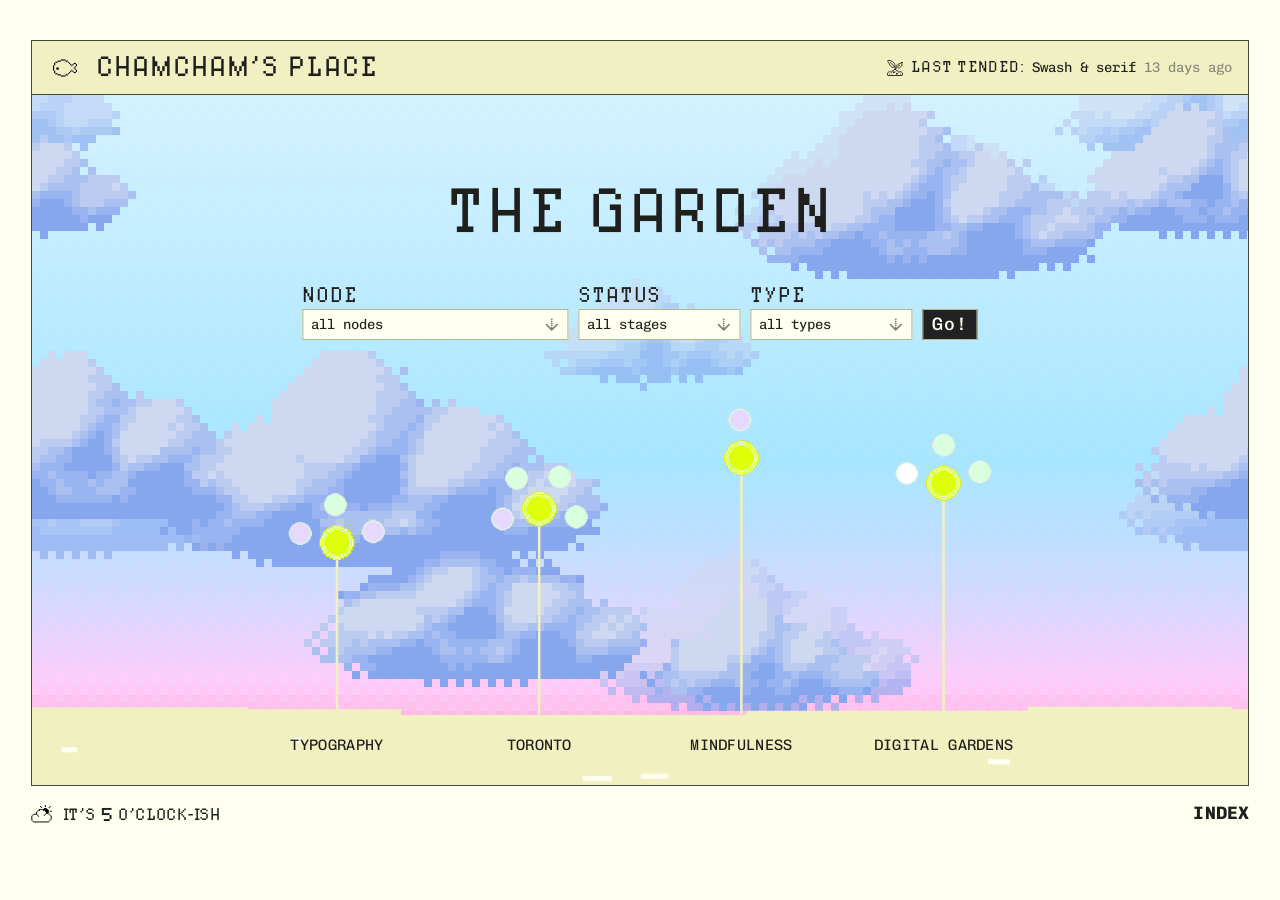
<file: index.html>
<!doctype html>
<html lang="en">
<head>
  <meta charset="utf-8">
  <meta name="viewport" content="width=device-width, initial-scale=1">
  <title>Chamcham’s Place</title>
  <meta name="description" content="A digital garden of seeds, branches and the threads between them.">
  <link rel="preconnect" href="https://fonts.googleapis.com">
  <link rel="preconnect" href="https://fonts.gstatic.com" crossorigin>
  <link href="https://fonts.googleapis.com/css2?family=Chivo:ital,wght@0,300..900;1,300..900&family=Chivo+Mono:ital,wght@0,300..700;1,300..700&display=swap" rel="stylesheet">
  <link rel="preload" href="assets/fonts/hydrophilia-iced.otf" as="font" type="font/otf" crossorigin>
  <link rel="stylesheet" href="assets/css/garden.css">
  <link rel="icon" href="assets/img/favicon.svg" type="image/svg+xml">
</head>
<body class="page-home">
  <div class="shell">
    <section class="frame home-frame">
      <header class="topbar">
        <a class="fish" href="plant/" aria-label="Plant a seed" data-icon="fish"></a>
        <a class="place-name" href="./">Chamcham’s Place</a>
        <p class="tended" id="lastTended"></p>
      </header>

      <div class="stage" id="stage">
        <div class="stage-scroll">
          <div class="stage-canvas">
            <canvas class="sky" id="sky" aria-hidden="true"></canvas>
            <svg id="garden" role="img" aria-labelledby="gardenDesc" preserveAspectRatio="xMidYMax meet">
              <desc id="gardenDesc">Dandelions, one per idea. Each dot around a seed head is an entry that grows from it.</desc>
            </svg>
          </div>
        </div>

        <div class="garden-title">
          <h1>The Garden</h1>
          <form class="filters" id="filters" aria-label="Filter the garden">
            <label class="f-node"><span>Node</span><select name="node"></select></label>
            <label class="f-status"><span>Status</span><select name="status"></select></label>
            <label class="f-type"><span>Type</span><select name="tag"></select></label>
            <button type="submit" class="go">Go!</button>
          </form>
          <p class="filter-note" id="filterNote" aria-live="polite"></p>
        </div>

        <div class="tooltip" id="tooltip" hidden></div>
      </div>
    </section>

    <footer class="clockbar">
      <p class="clock" data-clock></p>
      <a class="index-link" href="garden-index.html">Index</a>
    </footer>
  </div>

  <script type="module" src="assets/js/home.js"></script>
</body>
</html>
</file>
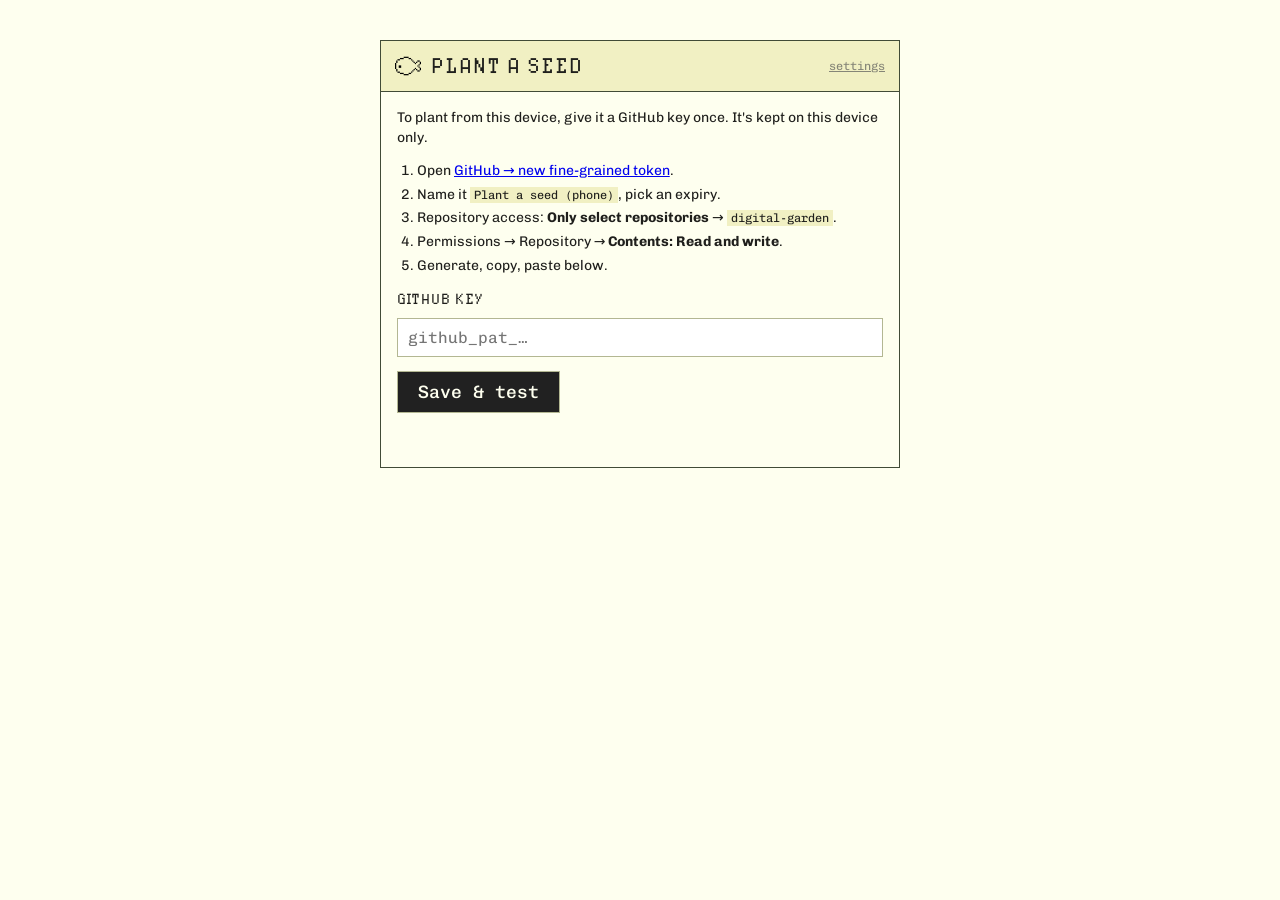
<file: plant/index.html>
<!doctype html>
<html lang="en">
<head>
  <meta charset="utf-8">
  <meta name="viewport" content="width=device-width, initial-scale=1, viewport-fit=cover">
  <meta name="robots" content="noindex">
  <title>Plant a seed</title>
  <meta name="apple-mobile-web-app-capable" content="yes">
  <meta name="apple-mobile-web-app-title" content="Plant">
  <meta name="theme-color" content="#f1f0c3">
  <link rel="apple-touch-icon" href="../chrome-extension/icons/icon-128.png">
  <link rel="icon" href="../assets/img/favicon.svg" type="image/svg+xml">
  <link rel="stylesheet" href="https://fonts.googleapis.com/css2?family=Chivo:wght@400;500;700&family=Chivo+Mono:wght@400;500;700&display=swap">
  <!-- Same look as the Chrome extension: one stylesheet for both. -->
  <link rel="stylesheet" href="../chrome-extension/popup.css">
  <link rel="stylesheet" href="plant.css">
</head>
<body>
  <header class="bar">
    <a href="../" class="home" aria-label="Back to the garden"><img src="../chrome-extension/icons/fish.svg" alt="" class="fish"></a>
    <h1>Plant a seed</h1>
    <button type="button" class="settings link-btn" id="openSettings">settings</button>
  </header>

  <!-- One-time setup: the GitHub key, kept on this device only. -->
  <form id="setup" hidden autocomplete="off">
    <p>To plant from this device, give it a GitHub key once. It's kept on this device only.</p>
    <ol>
      <li>Open <a href="https://github.com/settings/personal-access-tokens/new" target="_blank" rel="noopener">GitHub → new fine-grained token</a>.</li>
      <li>Name it <code>Plant a seed (phone)</code>, pick an expiry.</li>
      <li>Repository access: <b>Only select repositories</b> → <code>digital-garden</code>.</li>
      <li>Permissions → Repository → <b>Contents: Read and write</b>.</li>
      <li>Generate, copy, paste below.</li>
    </ol>
    <label class="field">
      <span>GitHub key</span>
      <input name="token" type="password" placeholder="github_pat_…" spellcheck="false" autocapitalize="off">
    </label>
    <button type="submit" class="go">Save &amp; test</button>
    <p class="status" id="setupStatus" aria-live="polite"></p>
  </form>

  <form id="seed" autocomplete="off" hidden>
    <label class="field">
      <span>Title</span>
      <input name="title" required enterkeyhint="next">
    </label>

    <div class="field">
      <span>Photos</span>
      <div class="photo-buttons">
        <label class="ghost"><input type="file" accept="image/*" capture="environment" id="camera"> Take a photo</label>
        <label class="ghost"><input type="file" accept="image/*" multiple id="library"> Choose photos</label>
      </div>
      <ul class="thumbs" id="thumbs"></ul>
    </div>

    <label class="field">
      <span>Link</span>
      <input name="url" type="url" inputmode="url" placeholder="https:// (optional)" autocapitalize="off">
    </label>

    <label class="field">
      <span>Note</span>
      <textarea name="body" rows="4" placeholder="Why this? What does it connect to?"></textarea>
    </label>

    <div class="pair">
      <label class="field">
        <span>Dandelion</span>
        <select name="node"></select>
      </label>
      <label class="field">
        <span>Branch</span>
        <select name="branch"></select>
      </label>
    </div>

    <fieldset class="field">
      <legend>Stage</legend>
      <div class="pills" id="stages"></div>
    </fieldset>

    <fieldset class="field">
      <legend>Type</legend>
      <div class="pills" id="types"></div>
    </fieldset>

    <button type="submit" class="go" id="plant">Plant it!</button>
    <p class="status" id="status" aria-live="polite"></p>
    <p class="cms-link"><a href="../admin/">Edit older entries in the full CMS →</a></p>
  </form>

  <script type="module" src="plant.js"></script>
</body>
</html>
</file>
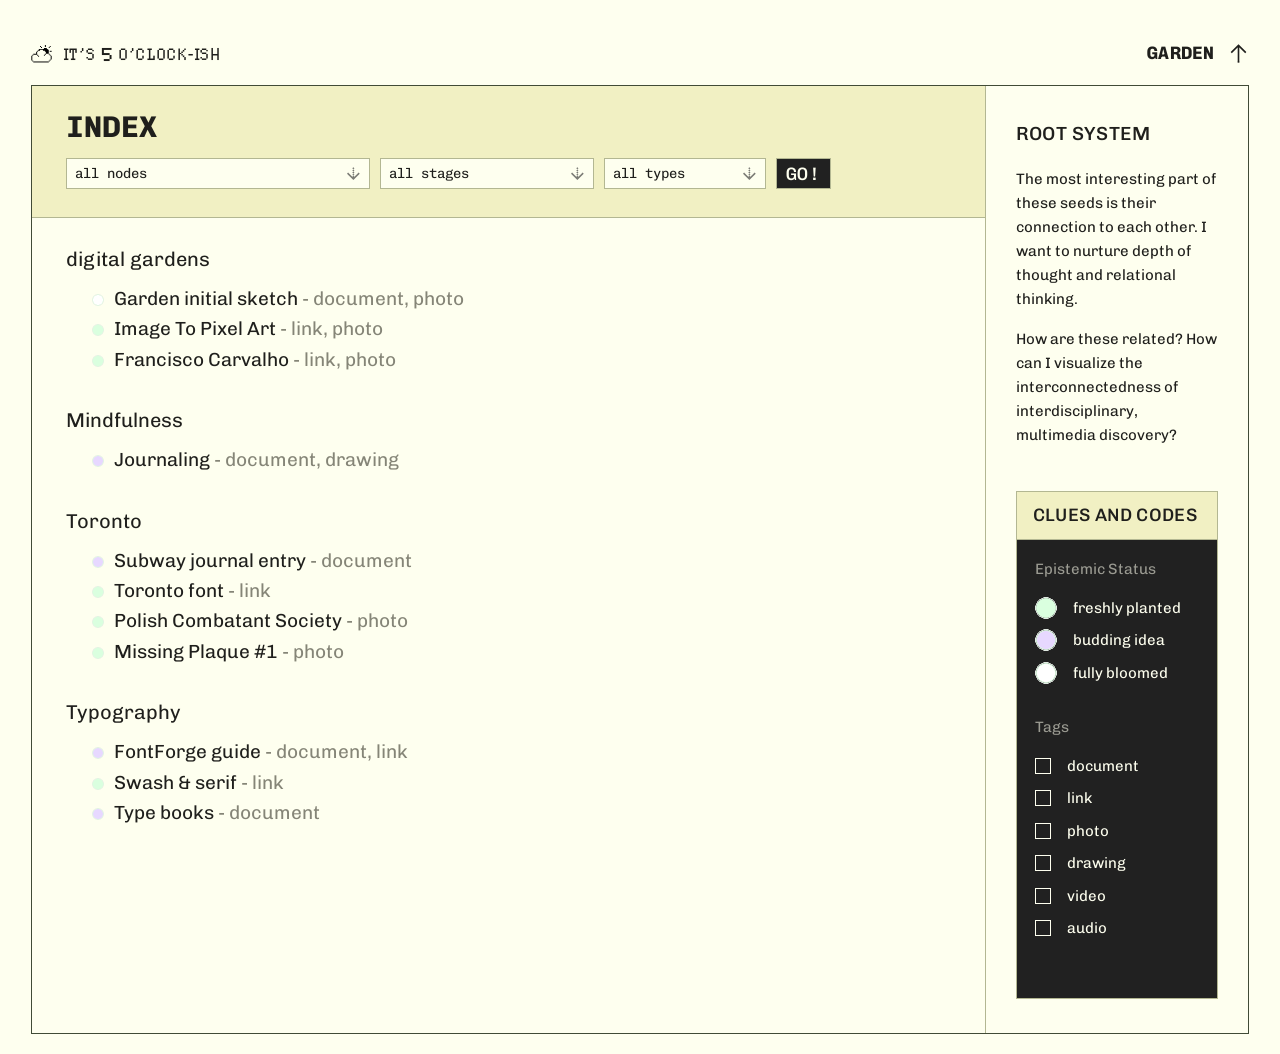
<file: garden-index.html>
<!doctype html>
<html lang="en">
<head>
  <meta charset="utf-8">
  <meta name="viewport" content="width=device-width, initial-scale=1">
  <title>Index · Chamcham’s Place</title>
  <link rel="preconnect" href="https://fonts.googleapis.com">
  <link rel="preconnect" href="https://fonts.gstatic.com" crossorigin>
  <link href="https://fonts.googleapis.com/css2?family=Chivo:ital,wght@0,300..900;1,300..900&family=Chivo+Mono:ital,wght@0,300..700;1,300..700&display=swap" rel="stylesheet">
  <link rel="preload" href="assets/fonts/hydrophilia-iced.otf" as="font" type="font/otf" crossorigin>
  <link rel="stylesheet" href="assets/css/garden.css">
  <link rel="icon" href="assets/img/favicon.svg" type="image/svg+xml">
</head>
<body class="page-index">
  <div class="shell">
    <div class="index-top">
      <p class="clock" data-clock></p>
      <a class="garden-link" href="./">Garden <svg viewBox="0 0 26 26" aria-hidden="true"><path d="M13 24V3M4 12l9-9 9 9"/><path d="M13 24v-2" stroke-dasharray="1 3"/></svg></a>
    </div>

    <section class="frame index-frame">
      <div class="index-main">
        <div class="index-head">
          <h1>INDEX</h1>
          <form class="filters" id="filters" aria-label="Filter the index">
            <label class="f-node"><span>Node</span><select name="node"></select></label>
            <label class="f-status"><span>Status</span><select name="status"></select></label>
            <label class="f-type"><span>Type</span><select name="tag"></select></label>
            <button type="submit" class="go">GO!</button>
          </form>
        </div>
        <div class="index-list pill-scroll" id="indexList" tabindex="0" aria-label="All entries"></div>
      </div>

      <aside class="index-side">
        <h2>Root system</h2>
        <div id="philosophy"></div>

        <section class="clues" aria-labelledby="cluesTitle">
          <h2 id="cluesTitle">Clues and codes</h2>
          <div class="clues-body">
            <h3>Epistemic Status</h3>
            <ul id="statusKey"></ul>
            <h3>Tags</h3>
            <ul id="tagKey"></ul>
          </div>
        </section>
      </aside>
    </section>
  </div>

  <script type="module" src="assets/js/garden-index.js"></script>
</body>
</html>
</file>
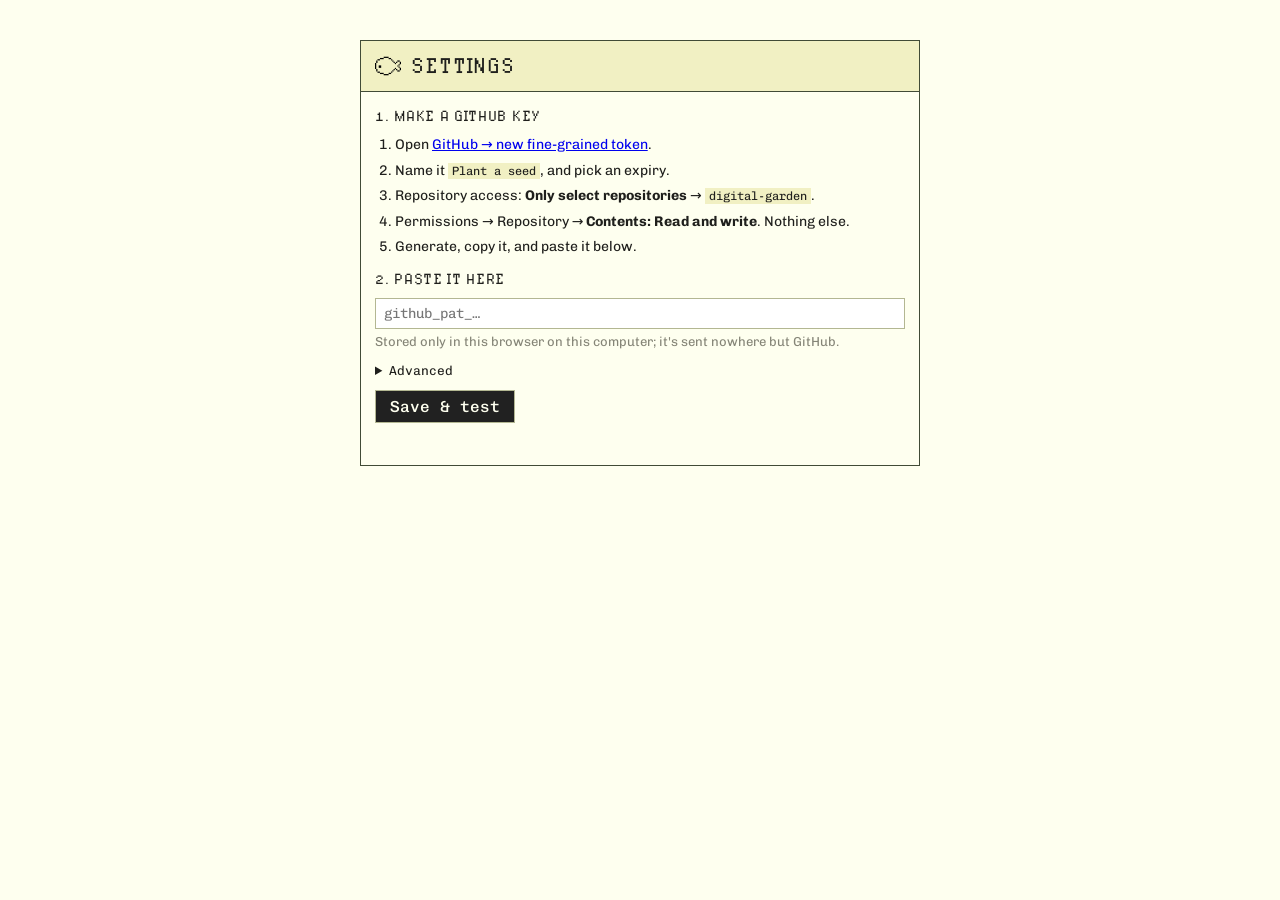
<file: chrome-extension/options.html>
<!doctype html>
<html lang="en">
<head>
  <meta charset="utf-8">
  <meta name="viewport" content="width=device-width, initial-scale=1">
  <title>Plant a seed — settings</title>
  <link rel="stylesheet" href="https://fonts.googleapis.com/css2?family=Chivo:wght@400;500;700&family=Chivo+Mono:wght@400;500;700&display=swap">
  <link rel="stylesheet" href="popup.css">
  <style>
    body { width: auto; max-width: 560px; margin: 40px auto; }
    ol { margin: 0; padding-left: 20px; display: grid; gap: 6px; }
    .hint { margin: 0; font-size: 13px; color: var(--muted); }
    code { font: 12px var(--mono); background: var(--bar); padding: 1px 4px; }
    details summary { cursor: pointer; font: 13px var(--mono); }
    details[open] { display: grid; gap: 12px; }
  </style>
</head>
<body>
  <header class="bar">
    <img src="icons/fish.svg" alt="" class="fish">
    <h1>Settings</h1>
  </header>

  <form id="settings">
    <section class="field">
      <span>1. Make a GitHub key</span>
      <ol>
        <li>Open <a href="https://github.com/settings/personal-access-tokens/new" target="_blank" rel="noopener">GitHub → new fine-grained token</a>.</li>
        <li>Name it <code>Plant a seed</code>, and pick an expiry.</li>
        <li>Repository access: <b>Only select repositories</b> → <code>digital-garden</code>.</li>
        <li>Permissions → Repository → <b>Contents: Read and write</b>. Nothing else.</li>
        <li>Generate, copy it, and paste it below.</li>
      </ol>
    </section>

    <label class="field">
      <span>2. Paste it here</span>
      <input name="token" type="password" placeholder="github_pat_…" spellcheck="false">
      <p class="hint">Stored only in this browser on this computer; it's sent nowhere but GitHub.</p>
    </label>

    <details>
      <summary>Advanced</summary>
      <label class="field"><span>Repository</span><input name="repo" spellcheck="false"></label>
      <label class="field"><span>Branch</span><input name="branch" spellcheck="false"></label>
      <label class="field"><span>Garden site</span><input name="site" spellcheck="false"></label>
    </details>

    <button type="submit" class="go">Save &amp; test</button>
    <p class="status" id="status" aria-live="polite"></p>
  </form>

  <script type="module" src="options.js"></script>
</body>
</html>
</file>
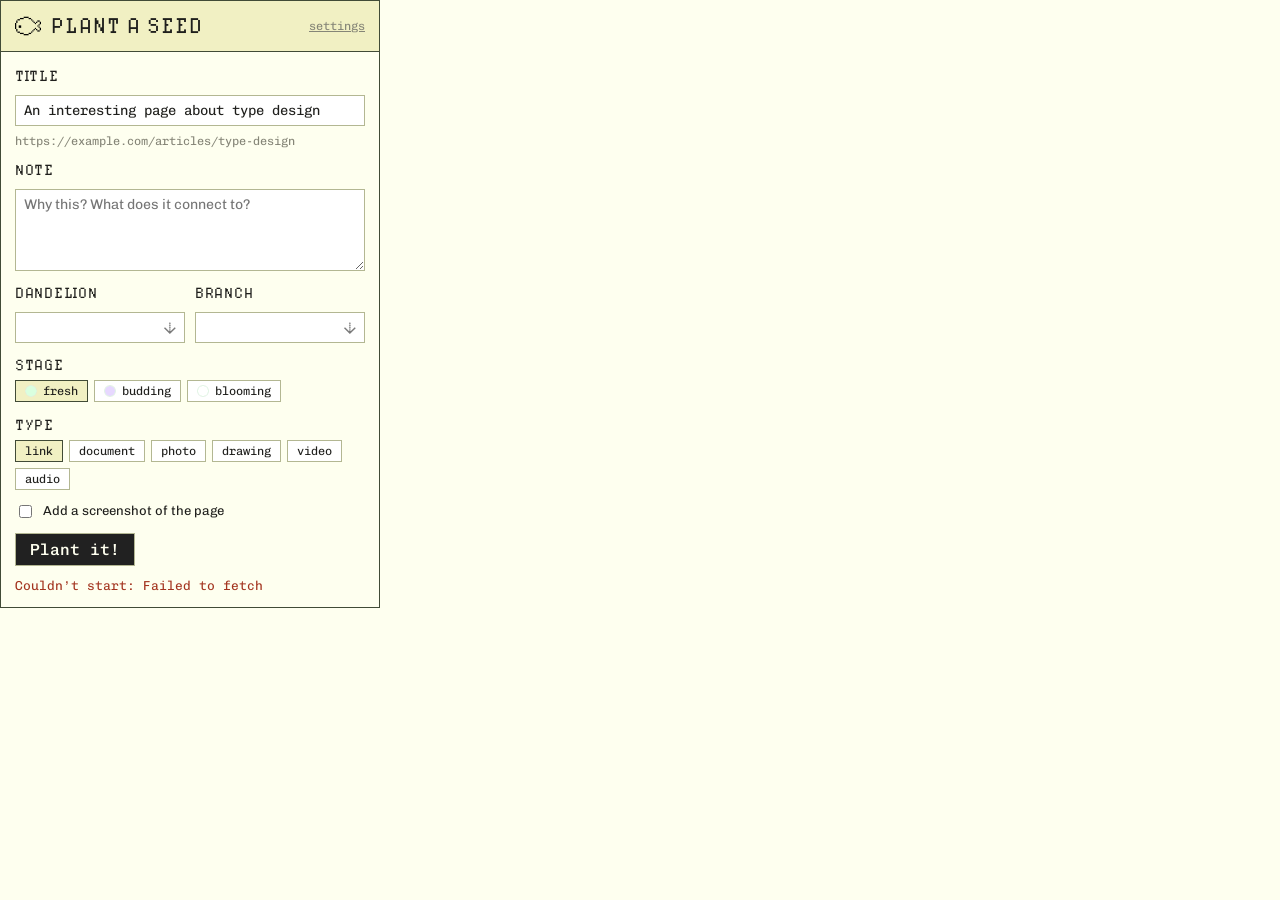
<file: chrome-extension/popup.html>
<!doctype html>
<html lang="en">
<head>
  <meta charset="utf-8">
  <meta name="viewport" content="width=device-width, initial-scale=1">
  <title>Plant a seed</title>
  <link rel="stylesheet" href="https://fonts.googleapis.com/css2?family=Chivo:wght@400;500;700&family=Chivo+Mono:wght@400;500;700&display=swap">
  <link rel="stylesheet" href="popup.css">
</head>
<body>
  <header class="bar">
    <img src="icons/fish.svg" alt="" class="fish">
    <h1>Plant a seed</h1>
    <a href="options.html" target="_blank" class="settings" title="Settings">settings</a>
  </header>

  <div class="setup" id="setup" hidden>
    <p>Connect the extension to your garden first: it needs a GitHub key so it can save entries.</p>
    <a class="button" href="options.html" target="_blank">Open settings</a>
  </div>

  <form id="seed" autocomplete="off" hidden>
    <label class="field">
      <span>Title</span>
      <input name="title" required>
    </label>

    <p class="link" id="link"></p>

    <label class="field">
      <span>Note</span>
      <textarea name="body" rows="4" placeholder="Why this? What does it connect to?"></textarea>
    </label>

    <div class="pair">
      <label class="field">
        <span>Dandelion</span>
        <select name="node"></select>
      </label>
      <label class="field">
        <span>Branch</span>
        <select name="branch"></select>
      </label>
    </div>

    <fieldset class="field">
      <legend>Stage</legend>
      <div class="pills" id="stages"></div>
    </fieldset>

    <fieldset class="field">
      <legend>Type</legend>
      <div class="pills" id="types"></div>
    </fieldset>

    <label class="check"><input type="checkbox" name="screenshot"> Add a screenshot of the page</label>

    <button type="submit" class="go" id="plant">Plant it!</button>
    <p class="status" id="status" aria-live="polite"></p>
  </form>

  <script type="module" src="popup.js"></script>
</body>
</html>
</file>
<file: assets/css/garden.css>
/* ---------- fonts ---------- */
@font-face {
  font-family: 'Hydrophilia Iced';
  src: url('../fonts/hydrophilia-iced.otf') format('opentype');
  font-display: swap;
}

/* ---------- tokens (sampled from the Figma mockups) ---------- */
:root {
  --page: #feffef;
  --bar: #f1f0c3;
  --ground: #f1f0c0;
  --line: #414B36;
  --rule: #b3b792;
  --ink: #1f1f1c;
  --muted: #858577;
  --dark: #212121;
  --head: #deff08;
  --head-ring: #f3ffa8;
  --fresh: #daffdf;
  --budding: #e7d8ff;
  --bloomed: #ffffff;
  --viewer: #353812;
  --viewer-dot: #5b5e3f;
  --scroll: #e4e099;

  --pixel: 'Hydrophilia Iced', 'Chivo Mono', ui-monospace, monospace;
  --sans: 'Chivo', system-ui, sans-serif;
  --mono: 'Chivo Mono', ui-monospace, monospace;

  /* Height of the main viewer on the garden and entry pages (kept identical). */
  --viewer-h: max(640px, calc(100vh - 210px));

  color-scheme: light;
}

/* ---------- base ---------- */
*, *::before, *::after { box-sizing: border-box; }
html { background: var(--page); }
body {
  margin: 0;
  background: var(--page);
  color: var(--ink);
  font-family: var(--sans);
  font-size: 16px;
  line-height: 1.5;
  -webkit-font-smoothing: antialiased;
}
a { color: inherit; text-underline-offset: 0.2em; }
:focus-visible { outline: 2px solid var(--ink); outline-offset: 2px; }
[hidden] { display: none !important; }
.link-btn { background: none; border: 0; padding: 0; font: inherit; color: inherit; cursor: pointer; text-decoration: underline; text-underline-offset: 0.2em; }
.muted { color: var(--muted); }

/* Pixel scrollbar: the little yellow pill from the mockups */
.pill-scroll { scrollbar-width: thin; scrollbar-color: var(--scroll) transparent; }
.pill-scroll::-webkit-scrollbar { width: 14px; }
.pill-scroll::-webkit-scrollbar-track { background: transparent; }
.pill-scroll::-webkit-scrollbar-thumb { background: var(--scroll); border-radius: 99px; border: 4px solid var(--page); }

/* ---------- page shell ---------- */
.shell {
  max-width: 1520px;
  margin: 0 auto;
  padding: 40px clamp(16px, 2.4vw, 36px) 20px;
}
.frame {
  border: 1.5px solid var(--line);
  background: var(--page);
  position: relative;
}

.topbar {
  display: flex;
  align-items: center;
  gap: 14px;
  min-height: 54px;
  padding: 8px 16px;
  background: var(--bar);
  border-bottom: 1.5px solid var(--line);
}
.fish {
  display: inline-flex;
  width: 34px;
  height: 24px;
  color: var(--ink);
  cursor: default; /* it's a secret */
}
.fish img { width: 100%; height: 100%; display: block; object-fit: contain; image-rendering: pixelated; }
.fish:hover img, .fish:focus-visible img { animation: wiggle 0.5s ease-in-out; }
@keyframes wiggle { 25% { transform: rotate(-8deg); } 75% { transform: rotate(8deg); } }
.place-name {
  font-family: var(--pixel);
  font-size: clamp(20px, 2.1vw, 30px);
  letter-spacing: 0.04em;
  text-transform: uppercase;
  text-decoration: none;
  line-height: 1;
  white-space: nowrap;
}
.tended {
  margin: 0 0 0 auto;
  display: flex;
  align-items: center;
  flex-wrap: wrap;
  justify-content: flex-end;
  gap: 4px 8px;
  font-family: var(--mono);
  font-size: 14px;
}
.tended .icon img { width: 16px; height: 16px; display: block; image-rendering: pixelated; }
.tended .icon { display: flex; align-items: center; }
.tended .label { font-family: var(--pixel); text-transform: uppercase; font-size: 15px; letter-spacing: 0.03em; }
.tended a { text-decoration: none; }
.tended a:hover { text-decoration: underline; }
.tended .ago { color: var(--muted); }

.clockbar {
  display: flex;
  align-items: center;
  justify-content: space-between;
  gap: 16px;
  padding: 14px 0;
}
.clock {
  margin: 0;
  display: flex;
  align-items: center;
  gap: 12px;
  font-family: var(--pixel);
  font-size: 16px;
  letter-spacing: 0.03em;
  white-space: nowrap;
}
.clock .num { font-size: 1.32em; line-height: 0; vertical-align: -0.04em; }
.clock .weather img { width: 21px; height: 18px; display: block; image-rendering: pixelated; }
.index-link, .garden-link {
  font-family: var(--mono);
  font-weight: 700;
  font-size: 18px;
  letter-spacing: 0.01em;
  text-transform: uppercase;
  text-decoration: none;
  display: inline-flex;
  align-items: center;
  gap: 14px;
}
.index-link:hover, .garden-link:hover { text-decoration: underline; text-decoration-thickness: 2px; }
.garden-link svg { width: 21px; height: 21px; fill: none; stroke: var(--ink); stroke-width: 2; }

/* ---------- filters (shared) ---------- */
.filters { display: flex; flex-wrap: wrap; gap: 10px; align-items: end; }
.filters label { display: grid; gap: 4px; }
.filters label span { font-family: var(--pixel); font-size: 20px; letter-spacing: 0.04em; text-transform: uppercase; line-height: 1; }
.filters select {
  appearance: none;
  -webkit-appearance: none;
  height: 31px;
  padding: 0 30px 0 8px;
  font: 14px var(--mono);
  color: var(--ink);
  background: var(--page) url("../img/icons/arrow-down.svg") no-repeat right 9px center / 13px;
  border: 1.5px solid var(--rule);
  border-radius: 0;
  cursor: pointer;
}
.filters .f-node select { width: 266px; }
.filters .f-status select, .filters .f-type select { width: 162px; }
.filters .go {
  height: 31px;
  padding: 0 9px;
  background: var(--dark);
  color: var(--page);
  border: 1.5px solid var(--rule);
  font: 500 18px var(--mono);
  letter-spacing: 0.04em;
  cursor: pointer;
}
.filters .go:hover { background: #000; }
.filter-note { margin: 8px 0 0; font: 13px var(--mono); min-height: 1.2em; }

/* ---------- home: the garden ---------- */
.stage {
  position: relative;
  width: 100%; /* never wider than the frame: min-height grows it taller, not wider */
  height: var(--viewer-h);
  overflow: hidden;
  cursor: url('../img/watering-can.svg') 3 9, crosshair;
}
.stage a, .stage button { cursor: inherit; }
.stage select { cursor: pointer; }
.stage-scroll { position: absolute; inset: 0; overflow-x: auto; overflow-y: hidden; }
.stage-canvas { position: relative; height: 100%; width: max(100%, var(--garden-w, 760px)); min-width: 100%; }
.sky { position: absolute; inset: 0; width: 100%; height: 100%; display: block; image-rendering: pixelated; }
#garden { position: absolute; inset: 0; width: 100%; height: 100%; display: block; }

.garden-title {
  position: absolute;
  top: 12.5%;
  left: 50%;
  transform: translateX(-50%);
  width: max-content;
  max-width: calc(100% - 32px);
  text-align: center;
  pointer-events: none;
  z-index: 2;
}
.garden-title > * { pointer-events: auto; }
.garden-title h1 {
  margin: 0 0 clamp(18px, 3.4vw, 48px);
  font-family: var(--pixel);
  font-weight: 400;
  font-size: clamp(38px, 4.7vw, 68px);
  letter-spacing: 0.05em;
  text-transform: uppercase;
  line-height: 1;
}
.garden-title .filters { justify-content: center; text-align: left; }

.ground-fill { fill: var(--ground); }
.ground-speck { fill: var(--page); }
.stem { fill: var(--ground); }
.plant-label text { font-family: var(--mono); font-size: 18px; letter-spacing: 0.02em; text-transform: uppercase; fill: var(--ink); }
.plant-label:hover text { text-decoration: underline; }

.dot-icon { image-rendering: pixelated; }
.hit { fill: transparent; }
.hover-ring { fill: none; stroke: transparent; stroke-width: 2; }
.seed:hover .hover-ring, .seed:focus-visible .hover-ring,
.seed-head:hover .hover-ring, .seed-head:focus-visible .hover-ring { stroke: var(--ink); }
.plant, .plant-label, .seed { transition: opacity 0.25s ease; }
.dimmed, .faded { opacity: 0.18; }

.tooltip {
  position: absolute;
  z-index: 4;
  pointer-events: none;
  display: grid;
  gap: 2px;
  max-width: 220px;
  padding: 6px 9px;
  background: var(--page);
  border: 1.5px solid var(--line);
  font-size: 14px;
  line-height: 1.3;
}
.tooltip strong { font: 500 14px var(--mono); }
.tooltip span { font: 13px var(--sans); color: var(--muted); }
.load-error { position: absolute; left: 1rem; right: 1rem; bottom: 3rem; text-align: center; font: 14px var(--mono); z-index: 3; }

.drop {
  position: absolute; width: 4px; height: 6px; border-radius: 50% 50% 50% 50% / 60% 60% 40% 40%;
  background: #4b9aff; pointer-events: none; z-index: 5;
  animation: drip 600ms ease-in forwards;
}
@keyframes drip { from { transform: translate(-6px, 0); opacity: 0.9; } to { transform: translate(-14px, 34px); opacity: 0; } }

/* ---------- index page ---------- */
.index-top { display: flex; align-items: center; justify-content: space-between; gap: 16px; padding: 0 0 18px; }
.index-frame { display: grid; grid-template-columns: minmax(0, 954px) minmax(0, 1fr); }
.index-main { border-right: 1.5px solid var(--rule); display: flex; flex-direction: column; min-height: 0; }
.index-head { background: var(--bar); border-bottom: 1.5px solid var(--rule); padding: 26px 34px 28px; }
.index-head h1 { margin: 0 0 16px; font-family: var(--mono); font-weight: 700; font-size: 30px; line-height: 1; letter-spacing: 0.01em; }
.index-head .filters .f-node select { width: 304px; }
.index-head .filters .f-status select { width: 214px; }
.index-head .filters label span { position: absolute; width: 1px; height: 1px; overflow: hidden; clip: rect(0 0 0 0); }
.index-list { padding: 26px 34px 34px; height: 660px; max-height: 68vh; overflow-y: auto; }
.index-node { margin-bottom: 30px; }
.index-node h2 { margin: 0 0 10px; font-weight: 400; font-size: 20px; }
.index-node h2 a { text-decoration: none; }
.index-node h2 a:hover { text-decoration: underline; }
.index-node ul { list-style: none; margin: 0; padding: 0 0 0 26px; }
.index-node li { font-size: 19px; line-height: 1.6; }
.index-node li a { text-decoration: none; }
.index-node li a:hover { text-decoration: underline; }
.index-node li .kind { color: var(--muted); }
.index-node li.depth-2 { padding-left: 22px; }
.index-node li.depth-3 { padding-left: 44px; }
.index-node .seed-dot { display: inline-block; width: 12px; height: 12px; margin-right: 10px; vertical-align: -1px; image-rendering: pixelated; }
.index-empty { color: var(--muted); font-size: 17px; }

.index-side { padding: 34px 30px; }
.index-side h2 { margin: 0 0 18px; font-family: var(--sans); font-weight: 500; font-size: 19px; text-transform: uppercase; letter-spacing: 0.02em; }
.index-side p { font-size: 15px; line-height: 1.6; margin: 0 0 1.1em; max-width: 26rem; }
.clues { margin-top: 44px; border: 1.5px solid var(--rule); }
.clues h2 { margin: 0; padding: 10px 16px; background: var(--bar); font-size: 18px; border-bottom: 1.5px solid var(--rule); }
.clues-body { background: var(--dark); color: var(--page); padding: 18px 18px 26px; }
.clues h3 { margin: 0 0 14px; font-weight: 400; font-size: 15px; color: #9b9b92; }
.clues ul { list-style: none; margin: 0 0 30px; padding: 0; display: grid; gap: 6px; }
.clues li { display: flex; align-items: center; gap: 16px; padding: 2px 0; font-size: 15px; }
.clues .swatch { width: 22px; height: 22px; flex: none; image-rendering: pixelated; }
.clues .box { width: 16px; height: 16px; border: 1.5px solid var(--page); flex: none; }

/* ---------- entry page ---------- */
.entry-stage {
  display: grid;
  grid-template-columns: minmax(0, 1fr) minmax(0, 655px) minmax(0, 1fr);
  height: var(--viewer-h);
  background-color: #98cde6;
  background-repeat: no-repeat;
  background-position: center bottom, center;
  background-size: cover, 100% 100%;
  image-rendering: pixelated;
}
.entry-side { display: flex; flex-direction: column; padding: 30px; min-width: 0; }
.entry-side.left { justify-content: flex-end; align-items: center; }
.entry-side.right { align-items: center; padding-top: 72px; }

.card { width: 100%; max-width: 326px; border: 1.5px solid var(--rule); background: var(--page); }
.card-head { margin: 0; padding: 12px 16px; background: var(--bar); border-bottom: 1.5px solid var(--rule); font: 500 15px var(--sans); text-transform: uppercase; letter-spacing: 0.02em; }
.card-head strong { font-weight: 500; margin-left: 6px; }

.viewer-body { background: var(--viewer); position: relative; padding: 10px 26px 20px; }
.viewer-body svg { display: block; width: 100%; height: auto; }
.mode-viewer .is-muted > .dot { fill: var(--viewer-dot); }
.mode-viewer .is-current > .hover-ring { stroke: var(--head); }
.path-line { stroke: #d8d8b8; stroke-width: 1.6; stroke-dasharray: 1.5 4; stroke-linecap: round; }
.pointer { fill: none; stroke: #d8d8b8; stroke-width: 1.6; stroke-dasharray: 1.5 4; stroke-linecap: round; }
.pointer-head { fill: none; stroke: #d8d8b8; stroke-width: 1.6; stroke-linecap: round; stroke-linejoin: round; }
.viewer-stem { fill: var(--ground); }

.connected { position: relative; margin: -4px 0 0; padding: 14px 14px 12px; background: var(--page); border: 1.5px solid var(--rule); }
.connected h3 { margin: 0 0 8px; font: 500 15px var(--sans); text-transform: uppercase; }
.connected .label { display: block; font-style: italic; color: var(--muted); font-size: 15px; margin-bottom: 4px; }
.connected ul { list-style: none; margin: 0; padding: 0; font-size: 15px; line-height: 1.6; }
.connected li { display: flex; gap: 10px; }
.connected li a { text-decoration: none; }
.connected li a:hover { text-decoration: underline; }
.connected li .kind { color: var(--muted); }
.connected .none { color: var(--muted); font-size: 14px; margin: 0; }

.entry-panel { background: var(--page); border-inline: 1.5px solid var(--rule); display: flex; flex-direction: column; min-height: 0; }
.breadcrumb { display: flex; flex-wrap: wrap; align-items: center; gap: 4px 12px; padding: 12px 24px; background: var(--bar); border-bottom: 1.5px solid var(--rule); font-size: 15px; text-transform: uppercase; letter-spacing: 0.01em; }
.breadcrumb a { text-decoration: none; }
.breadcrumb a:hover { text-decoration: underline; }
.breadcrumb .sep img { width: 14px; height: 14px; display: block; image-rendering: pixelated; opacity: 0.55; }
.entry-scroll { flex: 1; overflow-y: auto; padding: 38px 24px 48px; min-height: 0; }
.entry-scroll h1 { margin: 0 0 40px; font-family: var(--pixel); font-weight: 400; font-size: clamp(36px, 4vw, 54px); line-height: 1.05; letter-spacing: 0.05em; text-transform: uppercase; overflow-wrap: anywhere; }
.meta { display: flex; flex-wrap: wrap; gap: 12px 52px; margin: 0 0 40px; }
.meta dt { font: 13px var(--mono); text-transform: uppercase; letter-spacing: 0.03em; color: var(--muted); }
.meta dd { margin: 2px 0 0; font-size: 17px; font-weight: 500; }
.prose { font-size: 16px; line-height: 1.55; max-width: 36rem; }
.prose p, .prose ul, .prose ol { margin: 0 0 1em; }
.prose h2, .prose h3 { font-weight: 600; }
.prose img { max-width: 100%; height: auto; }
.prose blockquote { margin: 1.4em 0; padding-left: 14px; border-left: 3px solid var(--scroll); }
.prose code { font-family: var(--mono); font-size: 0.9em; }
.media { margin-bottom: 24px; display: grid; gap: 14px; }
.media img { display: block; max-width: 100%; height: auto; border: 1.5px solid var(--rule); image-rendering: auto; }
.media figure { margin: 0; }
.media figcaption { font: 12px var(--mono); color: var(--muted); margin-top: 4px; }
.media audio, .media video { width: 100%; }
.media .file-link { font: 14px var(--mono); }
.tags { display: flex; flex-wrap: wrap; gap: 6px; list-style: none; padding: 0; margin: -24px 0 34px; }
.tags a { font: 12px var(--mono); text-transform: uppercase; border: 1.5px solid var(--rule); padding: 2px 8px; text-decoration: none; }
.tags a:hover { background: var(--bar); }

.comments-body { padding: 16px; }
.comments-body .empty { font: 14px var(--mono); color: var(--muted); margin: 0; }
.add-comment { display: inline-flex; align-items: center; gap: 8px; margin-top: 14px; background: var(--dark); color: var(--page); border: 0; padding: 4px 10px; font: 18px var(--mono); text-transform: uppercase; text-decoration: none; }

.entry-nav { display: flex; align-items: center; gap: clamp(14px, 3vw, 48px); font-size: 15px; text-transform: uppercase; }
.entry-nav a { display: inline-flex; align-items: center; gap: 8px; text-decoration: none; white-space: nowrap; }
.entry-nav a:hover span { text-decoration: underline; }
.entry-nav a[aria-disabled="true"] { opacity: 0.3; pointer-events: none; }
.entry-nav img { height: 18px; width: auto; display: block; image-rendering: pixelated; }
.entry-nav img.flip { transform: scaleX(-1); }
.entry-nav .home-dot { width: 26px; height: 26px; border: 1.5px solid var(--ink); border-radius: 50%; margin: 0 clamp(8px, 4vw, 70px); }
.entry-nav .home-dot:hover { background: var(--head); }

/* ---------- responsive ---------- */
@media (max-width: 1100px) {
  .index-frame { grid-template-columns: 1fr; }
  .index-main { border-right: 0; border-bottom: 1.5px solid var(--rule); }
  .entry-stage { grid-template-columns: minmax(0, 1fr) minmax(0, 1.6fr); height: auto; min-height: 640px; }
  .entry-panel { grid-column: 2; grid-row: 1 / span 2; }
  .entry-side.left { grid-column: 1; grid-row: 1; }
  .entry-side.right { grid-column: 1; grid-row: 2; padding-top: 0; }
  /* Nav goes symbols-only so it stays on one line with the time and INDEX. */
  .entry-nav a span { position: absolute; width: 1px; height: 1px; overflow: hidden; clip: rect(0 0 0 0); white-space: nowrap; }
  .entry-nav { gap: 18px; }
  .entry-nav img { height: 20px; }
  .entry-nav .home-dot { margin: 0 8px; }
}

@media (max-width: 700px) {
  .shell { padding-top: 16px; }
  /* Phones: just the sprout and the entry's name, top right. */
  .topbar { gap: 10px; padding-inline: 12px; }
  .fish { width: 28px; height: 20px; flex: none; }
  .place-name { font-size: 18px; }
  .tended { flex-wrap: nowrap; min-width: 0; gap: 6px; font-size: 12px; }
  .tended .label, .tended .ago { display: none; }
  .tended a { overflow: hidden; text-overflow: ellipsis; white-space: nowrap; max-width: 34vw; }
  .tended .icon svg { width: 18px; height: 18px; }
  .stage { height: 640px; }
  .garden-title { top: 22px; width: calc(100% - 24px); }
  .garden-title h1 { margin-bottom: 16px; }
  .filters { gap: 8px; }
  .filters label { flex: 1 1 40%; }
  .filters label span { font-size: 16px; }
  .filters .f-node, .index-head .filters .f-node { flex-basis: 100%; }
  .filters select, .filters .f-node select, .filters .f-status select, .filters .f-type select,
  .index-head .filters .f-node select, .index-head .filters .f-status select { width: 100%; }
  .clock { font-size: 14px; }
  .index-link, .garden-link { font-size: 15px; }
  .index-head, .index-list { padding-inline: 18px; }
  .index-list { height: auto; max-height: none; }
  .entry-stage { display: flex; flex-direction: column; }
  .entry-panel { order: 1; border-inline: 0; }
  .entry-side.left { order: 2; padding: 24px 16px; }
  .entry-side.right { order: 3; padding: 0 16px 24px; }
  .entry-scroll { overflow: visible; }
  /* Too narrow for one line even as symbols: the nav gets its own row. */
  .clockbar.has-nav { flex-wrap: wrap; }
  .clockbar.has-nav .entry-nav { order: -1; width: 100%; justify-content: center; padding-bottom: 6px; }
}

@media (prefers-reduced-motion: reduce) {
  *, *::before, *::after { animation: none !important; transition: none !important; }
}
</file>
<file: chrome-extension/popup.css>
@font-face {
  font-family: 'Hydrophilia Iced';
  src: url('fonts/hydrophilia-iced.otf') format('opentype');
}

:root {
  --page: #feffef;
  --bar: #f1f0c3;
  --line: #414B36;
  --rule: #b3b792;
  --ink: #1f1f1c;
  --muted: #858577;
  --dark: #212121;
  --head: #deff08;
  --pixel: 'Hydrophilia Iced', 'Chivo Mono', ui-monospace, monospace;
  --sans: 'Chivo', system-ui, sans-serif;
  --mono: 'Chivo Mono', ui-monospace, monospace;
}

* { box-sizing: border-box; }
html, body { margin: 0; background: var(--page); color: var(--ink); }
body { width: 380px; font: 14px/1.4 var(--sans); border: 1.5px solid var(--line); }
[hidden] { display: none !important; }

.bar {
  display: flex; align-items: center; gap: 10px;
  padding: 10px 14px; background: var(--bar); border-bottom: 1.5px solid var(--line);
}
.fish { width: 26px; height: 26px; image-rendering: pixelated; }
.bar h1 { margin: 0; font: 400 20px var(--pixel); letter-spacing: 0.05em; text-transform: uppercase; }
.settings { margin-left: auto; font: 12px var(--mono); color: var(--muted); }

form, .setup { padding: 14px; display: grid; gap: 12px; }
.setup p { margin: 0; }

.field { display: grid; gap: 4px; margin: 0; padding: 0; border: 0; min-width: 0; }
.field > span, .field > legend { font: 400 14px var(--pixel); letter-spacing: 0.05em; text-transform: uppercase; padding: 0; margin-bottom: 4px; }
input:not([type=checkbox]):not([type=radio]), textarea, select {
  width: 100%; font: 14px var(--mono); color: var(--ink); background: #fff;
  border: 1.5px solid var(--rule); border-radius: 0; padding: 6px 8px;
}
textarea { resize: vertical; font-family: var(--sans); }
select {
  appearance: none; padding-right: 28px; cursor: pointer;
  background: #fff url('icons/arrow-down.svg') no-repeat right 8px center / 12px;
}
select:disabled { opacity: 0.5; cursor: default; }
:focus-visible { outline: 2px solid var(--ink); outline-offset: 1px; }

.pair { display: grid; grid-template-columns: 1fr 1fr; gap: 10px; }

.link { margin: -4px 0 0; font: 12px var(--mono); color: var(--muted); overflow: hidden; text-overflow: ellipsis; white-space: nowrap; }

.pills { display: flex; flex-wrap: wrap; gap: 6px; }
.pills label { cursor: pointer; }
.pills input { position: absolute; opacity: 0; pointer-events: none; }
.pills span {
  display: inline-flex; align-items: center; gap: 6px;
  padding: 3px 9px; border: 1.5px solid var(--rule); background: #fff;
  font: 12px var(--mono);
}
.pills img { width: 12px; height: 12px; image-rendering: pixelated; }
.pills input:checked + span { background: var(--bar); border-color: var(--line); }
.pills input:focus-visible + span { outline: 2px solid var(--ink); outline-offset: 1px; }

.check { display: flex; align-items: center; gap: 8px; font-size: 13px; cursor: pointer; }

.go, .button {
  justify-self: start; display: inline-block;
  padding: 6px 14px; background: var(--dark); color: var(--page);
  border: 1.5px solid var(--rule); font: 500 16px var(--mono); text-decoration: none; cursor: pointer;
}
.go:hover, .button:hover { background: #000; }
.go:disabled { opacity: 0.5; cursor: progress; }

.status { margin: 0; font: 13px var(--mono); min-height: 1.2em; }
.status.error { color: #a3341f; }
.status a { color: inherit; }
</file>
<file: plant/plant.css>
/* Page version of the extension popup: same styles (chrome-extension/popup.css),
   just sized for a phone screen or a browser window. */
@font-face {
  font-family: 'Hydrophilia Iced';
  src: url('../assets/fonts/hydrophilia-iced.otf') format('opentype');
}

body {
  width: auto;
  max-width: 520px;
  margin: 0 auto;
  min-height: 100vh;
  border-top: 0;
  border-bottom: 0;
}
@media (min-width: 560px) {
  body { margin: 40px auto; min-height: 0; border: 1.5px solid var(--line); }
}

.bar { position: sticky; top: 0; z-index: 2; padding-top: max(10px, env(safe-area-inset-top)); }
.home { display: flex; }
.link-btn { background: none; border: 0; padding: 0; cursor: pointer; text-decoration: underline; }

form { padding: 16px 16px max(24px, env(safe-area-inset-bottom)); gap: 14px; }
/* Phones zoom into inputs smaller than 16px; keep them at 16. */
input:not([type=checkbox]):not([type=radio]), textarea, select { font-size: 16px; padding: 9px 10px; }
.pills span { font-size: 13px; padding: 6px 11px; }
.go { font-size: 18px; padding: 9px 20px; }

#setup ol { margin: 0; padding-left: 20px; display: grid; gap: 4px; font-size: 14px; }
#setup p { margin: 0; }
code { font: 12px var(--mono); background: var(--bar); padding: 1px 4px; }

.photo-buttons { display: grid; grid-template-columns: 1fr 1fr; gap: 8px; }
.ghost {
  position: relative; display: flex; align-items: center; justify-content: center; gap: 6px;
  padding: 10px; border: 1.5px dashed var(--rule); background: #fff;
  font: 13px var(--mono); cursor: pointer; text-align: center;
}
.ghost:hover { border-color: var(--line); background: var(--bar); }
.ghost input { position: absolute; inset: 0; opacity: 0; cursor: pointer; }
.ghost:focus-within { outline: 2px solid var(--ink); outline-offset: 1px; }

.thumbs { list-style: none; margin: 4px 0 0; padding: 0; display: flex; flex-wrap: wrap; gap: 8px; }
.thumbs:empty { display: none; }
.thumbs li { position: relative; width: 84px; height: 84px; border: 1.5px solid var(--rule); background: #fff; }
.thumbs img { width: 100%; height: 100%; object-fit: cover; display: block; }
.thumbs .size { position: absolute; left: 0; right: 0; bottom: 0; font: 10px var(--mono); background: rgb(254 255 239 / 0.85); text-align: center; }
.thumbs button {
  position: absolute; top: -8px; right: -8px; width: 22px; height: 22px; border-radius: 50%;
  border: 1.5px solid var(--line); background: var(--page); font: 13px/1 var(--mono); cursor: pointer;
}

.cms-link { margin: 6px 0 0; font: 12px var(--mono); }
.cms-link a { color: var(--muted); }
</file>
